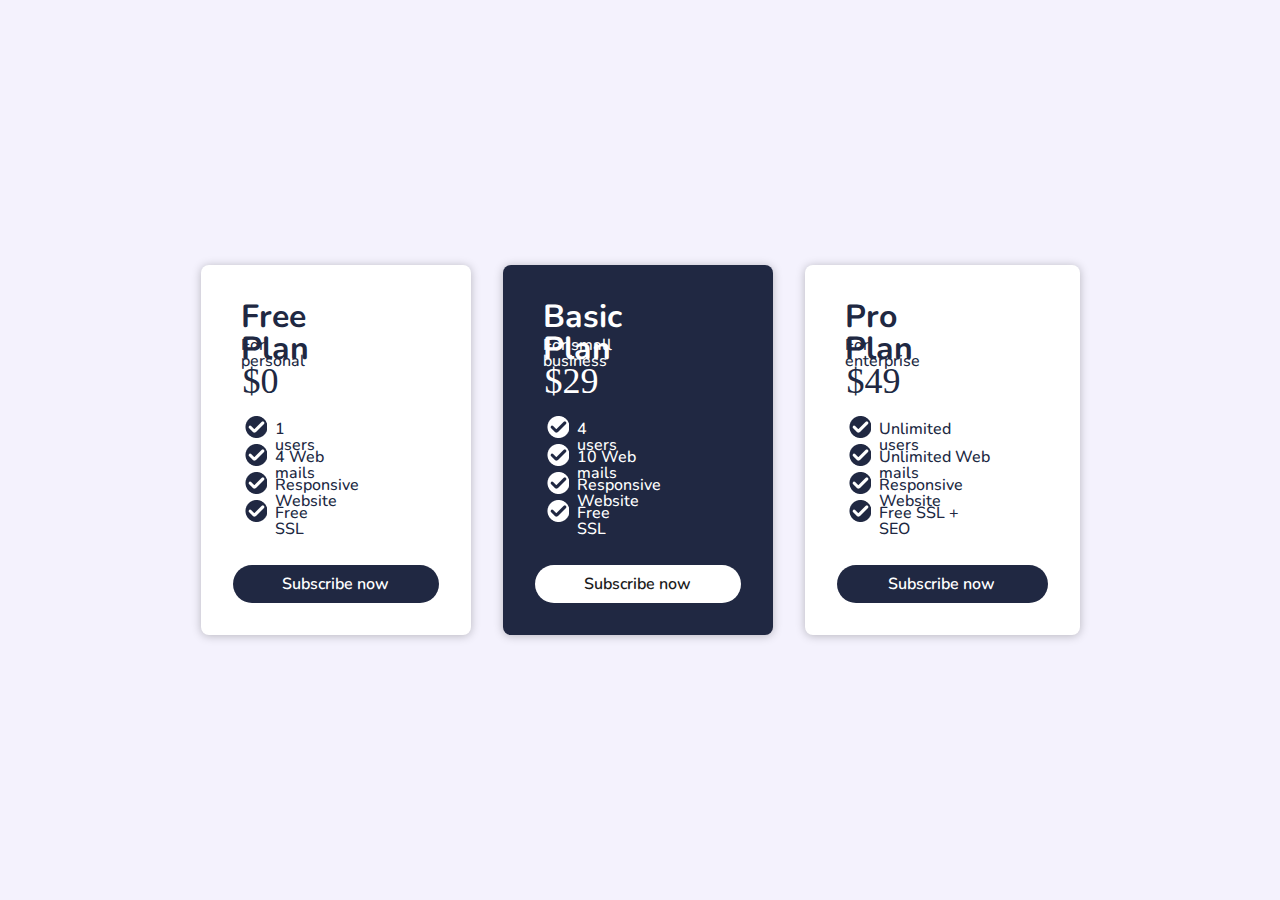
<file: Question 4/question4.html>
<!DOCTYPE html>
<html lang="en">
  <head>
    <meta charset="UTF-8" />
    <meta name="viewport" content="width=device-width, initial-scale=1.0" />
    <title>Question 4</title>
    <link rel="stylesheet" href="question4.css" />
  </head>
  <body>
    <div id="wrapper">
      <div class="container">
        <div class="pricing-card-one">
          <div class="card-details-one">
            <div class="all-details-one">
              <div class="card-header-one">
                <div class="navigation-header-one">
                  <div class="card-heading-one">
                    <div class="text-header-one">Free Plan</div>
                  </div>
                  <div class="card-text-one">
                    <div class="text-one">For personal</div>
                  </div>
                  <div class="price-one">
                    <div class="price-text-one">$0</div>
                  </div>
                </div>
              </div>
              <div class="plan-details-one">
                <div class="group-text-one">
                  <div class="left-tick-one">
                    <div class="tick-image"></div>
                  </div>
                  <div class="text-container-one">
                    <div class="one-user">1 users</div>
                  </div>
                </div>
                <div class="group-text-two">
                  <div class="left-tick-one">
                    <div class="tick-image"></div>
                  </div>
                  <div class="text-container-two">
                    <div class="four-web-mails">4 Web mails</div>
                  </div>
                </div>
                <div class="group-text-three">
                  <div class="left-tick-one">
                    <div class="tick-image"></div>
                  </div>
                  <div class="text-container-three">
                    <div class="respon">Responsive Website</div>
                  </div>
                </div>
                <div class="group-text-four">
                  <div class="left-tick-one">
                    <div class="tick-image"></div>
                  </div>
                  <div class="text-container-four">
                    <div class="ssl">Free SSL</div>
                  </div>
                </div>
              </div>
            </div>
            <div class="subscribe">
              <div class="Subscribe-now">Subscribe now</div>
            </div>
          </div>
        </div>
        <div class="pricing-card-two">
            <div class="card-details-two">
                <div class="all-details-two">
                    <div class="card-header-two">
                        <div class="navigation-header-two">
                            <div class="card-heading-two">
                                <div class="text-header-two">Basic Plan </div>
                            </div>
                            <div class="card-text-two">
                                <div class="text-two">For small business</div>
                            </div>
                            <div class="price-two">
                                <div class="price-text-two">$29</div>
                            </div>
                        </div>
                    </div>
                    <div class="plan-details-two">
                        <div class="group-text-two-one">
                            <div class="left-tick-two">
                                <div class="tick-image-blue"></div>
                            </div>
                            <div class="text-container-two-one">
                                <div class="four-user">4 users</div>
                            </div>
                        </div>

                        <div class="group-text-two-two">
                            <div class="left-tick-two">
                                <div class="tick-image-blue"></div>
                            </div>
                            <div class="text-container-two-two">
                                <div class="ten-web-mails">10 Web mails</div>
                            </div>
                        </div>

                        <div class="group-text-two-three">
                            <div class="left-tick-two">
                                <div class="tick-image-blue"></div>
                            </div>
                            <div class="text-container-two-three">
                                <div class="rasponsive">Responsive Website</div>
                            </div>
                        </div>

                        <div class="group-text-two-four">
                            <div class="left-tick-two">
                                <div class="tick-image-blue"></div>
                            </div>
                            <div class="text-container-two-four">
                                <div class="free-ssl">Free SSL</div>
                            </div>
                        </div>

                    </div>
                </div>
                <div class="subscribe-two">
                    <div class="Subscribe-now-two">Subscribe now</div>
                </div>
            </div>
        </div>
        <div class="pricing-card-three">
          <div class="card-details-three">
            <div class="all-details--three">
              <div class="card-header-three">
                <div class="navigation-header-three">
                  <div class="card-heading-three">
                    <div class="text-header-three">Pro Plan </div>
                  </div>
                  <div class="card-text-three">
                    <div class="text-three">For enterprise</div>
                  </div>
                  <div class="price-three">
                    <div class="price-text-three">$49</div>
                  </div>
                </div>
              </div>
              <div class="plan-details-three">
                <div class="group-text-three-one">
                  <div class="left-tick-one">
                    <div class="tick-image"></div>
                  </div>
                  <div class="text-container-three-one">
                    <div class="unlimited-user">Unlimited users</div>
                  </div>
                </div>
                <div class="group-text-three-two">
                  <div class="left-tick-one">
                    <div class="tick-image"></div>
                  </div>
                  <div class="text-container-three-two">
                    <div class="unlimited-webmails">Unlimited Web mails</div>
                  </div>
                </div>
                <div class="group-text-three-three">
                  <div class="left-tick-one">
                    <div class="tick-image"></div>
                  </div>
                  <div class="text-container-three-three">
                    <div class="responsive-website">Responsive Website</div>
                  </div>
                </div>
                <div class="group-text-three-four">
                  <div class="left-tick-one">
                    <div class="tick-image"></div>
                  </div>
                  <div class="text-container-three-four">
                    <div class="free-ssl-seo">Free SSL + SEO</div>
                  </div>
                </div>
              </div>
            </div>
            <div class="subscribe">
              <div class="Subscribe-now">Subscribe now</div>
            </div>
          </div>
        </div>
      </div>
    </div>
  </body>
</html>
</file>
<file: Question 4/question4.css>
@import url("https://fonts.googleapis.com/css2?family=Montserrat:ital,wght@0,100..900;1,100..900&family=Nunito:ital,wght@0,200..1000;1,200..1000&family=Oswald:wght@200..700&display=swap");

* {
  padding: 0;
  margin: 0;
  box-sizing: border-box;
}

#wrapper {
  display: flex;
  justify-content: center;
  align-items: center;
  height: 100vh;
  width: 100vw;
  background: #f4f2fd;
}

.container {
  display: flex;
  width: Fixed (962px) px;
  height: Hug (427px) px;
  top: 25px;
  left: -8px;
  padding: 32px 48px 32px 48px;
  gap: 32px;
  opacity: 0px;
}

.pricing-card-one {
  display: flex;
  flex-direction: column;
  width: Fixed (262px) px;
  height: Fixed (363px) px;
  padding: 32px;
  gap: 32px;
  border-radius: 8px;
  opacity: 0px;
  background: #ffffff;
  box-shadow: 0px 1px 10px 0px #00000040;
}

.card-details-one {
  display: flex;
  flex-direction: column;
  width: Hug (198px) px;
  height: Hug (306px) px;
  gap: 32px;
  opacity: 0px;
}
.all-details-one {
  display: flex;
  flex-direction: column;
  width: Hug (198px) px;
  height: Hug (236px) px;
  gap: 16px;
  opacity: 0px;
}
.card-header-one {
  display: flex;
  flex-direction: column;
  width: Fill (198px) px;
  height: Hug (108px) px;
  gap: 16px;
  opacity: 0px;
}
.navigation-header-one {
  display: flex;
  flex-direction: column;
  width: Hug (157px) px;
  height: Hug (56px) px;
  gap: 0px;
  opacity: 0px;
}

.card-heading-one {
  display: flex;
  flex-direction: column;
  width: Hug (157px) px;
  height: Hug (40px) px;
  padding: 4px 8px 4px 8px;
  gap: 10px;
  opacity: 0px;
}
.text-header-one {
  width: 141px;
  height: 32px;
  gap: 0px;
  opacity: 0px;
  font-family: Nunito;
  font-size: 32px;
  font-weight: 700;
  line-height: 32px;
  text-align: left;
  color: #202842;
}
.card-text-one {
  display: flex;
  flex-direction: column;
  width: Hug (107px) px;
  height: Hug (16px) px;
  padding: 0px 8px 0px 8px;
  gap: 10px;
  opacity: 0px;
}

.text-one {
  width: 91px;
  height: 16px;
  gap: 0px;
  opacity: 0px;
  font-family: Nunito;
  font-size: 16px;
  font-weight: 500;
  line-height: 16px;
  text-align: left;
  color: #202842;
}

.price-one {
  display: flex;
  flex-direction: column;
  width: Hug (58px) px;
  height: Hug (36px) px;
  padding: 0px 8px 0px 8px;
  gap: 10px;
  opacity: 0px;
  position: relative;
  top: 10px;
  left: 2px;
}

.price-text-one {
  width: 42px;
  height: 36px;
  gap: 0px;
  opacity: 0px;
  font-family: Sans Serif Collection;
  font-size: 36px;
  font-weight: 400;
  line-height: 36px;
  text-align: left;
  color: #202842;
}

.plan-details-one {
  display: flex;
  flex-direction: column;
  width: Hug (198px) px;
  height: Hug (112px) px;
  padding: 8px;
  gap: 0px;
  opacity: 0px;
}

.group-text-one {
  width: 95px;
  height: 28px;
  gap: 0px;
  opacity: 0px;
  display: flex;
}
.left-tick-one {
  display: flex;
  width: Hug (30px) px;
  height: Hug (28px) px;
  left: 8px;
  padding: 3px 4px 3px 4px;
  gap: 10px;
  opacity: 0px;
}
.tick-image {
  width: 22px;
  height: 22px;
  gap: 0px;
  opacity: 0px;
  background: url("check-mark\ 1.png");
  background-size: cover;
}
.text-container-one {
  width: Hug (65px) px;
  height: Hug (28px) px;
  left: 38px;
  padding: 8px 8px 4px 4px;
  gap: 10px;
  opacity: 0px;
}

.one-user {
  width: 53px;
  height: 16px;
  gap: 0px;
  opacity: 0px;
  font-family: Nunito;
  font-size: 16px;
  font-weight: 500;
  line-height: 16px;
  text-align: left;
  color: #202842;
}
.group-text-two {
  width: 134px;
  height: 28px;
  gap: 0px;
  opacity: 0px;
  display: flex;
}
.four-web-mails {
  width: 92px;
  height: 16px;
  gap: 0px;
  opacity: 0px;
  font-family: Nunito;
  font-size: 16px;
  font-weight: 500;
  line-height: 16px;
  text-align: left;
  color: #202842;
}
.group-text-three {
  width: 190px;
  height: 28px;
  gap: 0px;
  opacity: 0px;
  display: flex;
}

.text-container-three {
  width: Hug (160px) px;
  height: Hug (28px) px;
  top: 56px;
  left: 38px;
  padding: 8px 8px 4px 4px;
  gap: 10px;
  opacity: 0px;
}
.respon {
  width: 148px;
  height: 16px;
  gap: 0px;
  opacity: 0px;
  font-family: Nunito;
  font-size: 16px;
  font-weight: 500;
  line-height: 16px;
  text-align: left;
  color: #202842;
}
.text-container-two {
  width: Hug (104px) px;
  height: Hug (28px) px;
  top: 28px;
  left: 38px;
  padding: 8px 8px 4px 4px;
  gap: 10px;
  opacity: 0px;
}
.group-text-four {
  width: 107px;
  height: 28px;
  gap: 0px;
  opacity: 0px;
  display: flex;
}
.text-container-four {
  width: Hug (77px) px;
  height: Hug (28px) px;
  top: 84px;
  left: 38px;
  padding: 8px 8px 4px 4px;
  gap: 10px;
  opacity: 0px;
}
.ssl {
  width: 65px;
  height: 16px;
  gap: 0px;
  opacity: 0px;
  font-family: Nunito;
  font-size: 16px;
  font-weight: 500;
  line-height: 16px;
  text-align: left;
  color: #202842;
}

.subscribe {
  display: flex;
  justify-content: center;
  align-items: center;
  width: Hug (156px) px;
  height: Hug (38px) px;
  padding: 8px 24px 8px 24px;
  gap: 10px;
  border-radius: 50px;
  opacity: 0px;
  background: #202842;
}
.Subscribe-now {
  width: 108px;
  height: 22px;
  gap: 0px;
  opacity: 0px;
  font-family: Nunito;
  font-size: 16px;
  font-weight: 600;
  line-height: 22px;
  text-align: left;
  color: #ffffff;
}

.subscribe:hover{
  cursor: pointer;
}

.pricing-card-two {
  display: flex;
  flex-direction: column;
  width: Fixed (262px) px;
  height: Fixed (363px) px;
  padding: 32px;
  gap: 32px;
  border-radius: 8px;
  opacity: 0px;
  background: #202842;
  box-shadow: 0px 1px 10px 0px #00000040;
}
.card-details-two {
  display: flex;
  flex-direction: column;
  width: Hug (198px) px;
  height: Hug (306px) px;
  gap: 32px;
  opacity: 0px;
}
.all-details-two {
  display: flex;
  flex-direction: column;
  width: Hug (198px) px;
  height: Hug (236px) px;
  gap: 16px;
  opacity: 0px;
}

.card-header-two {
  display: flex;
  flex-direction: column;
  width: Fill (198px) px;
  height: Hug (108px) px;
  gap: 16px;
  opacity: 0px;
}

.navigation-header-two {
  width: Hug (171px) px;
  height: Hug (56px) px;
  gap: 0px;
  opacity: 0px;
}

.card-heading-two {
  display: flex;
  flex-direction: column;
  width: Hug (171px) px;
  height: Hug (40px) px;
  padding: 4px 8px 4px 8px;
  gap: 10px;
  opacity: 0px;
}

.text-header-two {
  width: 155px;
  height: 32px;
  gap: 0px;
  opacity: 0px;
  font-family: Nunito;
  font-size: 32px;
  font-weight: 700;
  line-height: 32px;
  text-align: left;
  color: #ffffff;
}

.card-text-two {
  width: Hug (151px) px;
  height: Hug (16px) px;
  padding: 0px 8px 0px 8px;
  gap: 10px;
  opacity: 0px;
}

.text-two {
  width: 135px;
  height: 16px;
  gap: 0px;
  opacity: 0px;
  font-family: Nunito;
  font-size: 16px;
  font-weight: 500;
  line-height: 16px;
  text-align: left;
  color: #ffffff;
}

.price-two {
  width: Hug (78px) px;
  height: Hug (36px) px;
  padding: 0px 8px 0px 8px;
  gap: 10px;
  opacity: 0px;
  position: relative;
  top: 10px;
  left: 2px;
}

.price-text-two {
  width: 62px;
  height: 36px;
  gap: 0px;
  opacity: 0px;
  font-family: Sans Serif Collection;
  font-size: 36px;
  font-weight: 400;
  line-height: 36px;
  text-align: left;
  color: #ffffff;
}

.plan-details-two {
  width: Hug (198px) px;
  height: Hug (112px) px;
  padding: 8px;
  gap: 0px;
  opacity: 0px;
}

.group-text-two-one {
  display: flex;
  width: 95px;
  height: 28px;
  gap: 0px;
  opacity: 0px;
}

.left-tick-two {
  width: Hug (30px) px;
  height: Hug (28px) px;
  left: 8px;
  padding: 3px 4px 3px 4px;
  gap: 10px;
  opacity: 0px;
}

.tick-image-blue {
  width: 22px;
  height: 22px;
  gap: 0px;
  opacity: 0px;
  background: url("check-mark\ 2.png");
  background-size: cover;
}

.text-container-two-one {
  width: Hug (65px) px;
  height: Hug (28px) px;
  left: 38px;
  padding: 8px 8px 4px 4px;
  gap: 10px;
  opacity: 0px;
}

.four-user {
  width: 53px;
  height: 16px;
  gap: 0px;
  opacity: 0px;
  font-family: Nunito;
  font-size: 16px;
  font-weight: 500;
  line-height: 16px;
  text-align: left;
  color: #ffffff;
}

.group-text-two-two {
  display: flex;
  width: 143px;
  height: 28px;
  gap: 0px;
  opacity: 0px;
}

.text-container-two-two {
  width: Hug (113px) px;
  height: Hug (28px) px;
  top: 28px;
  left: 38px;
  padding: 8px 8px 4px 4px;
  gap: 10px;
  opacity: 0px;
}

.ten-web-mails {
  width: 101px;
  height: 16px;
  gap: 0px;
  opacity: 0px;
  font-family: Nunito;
  font-size: 16px;
  font-weight: 500;
  line-height: 16px;
  text-align: left;
  color: #ffffff;
}

.group-text-two-three {
  display: flex;
  width: 190px;
  height: 28px;
  gap: 0px;
  opacity: 0px;
}

.text-container-two-three {
  width: Hug (160px) px;
  height: Hug (28px) px;
  top: 56px;
  left: 38px;
  padding: 8px 8px 4px 4px;
  gap: 10px;
  opacity: 0px;
}

.rasponsive {
  width: 148px;
  height: 16px;
  gap: 0px;
  opacity: 0px;
  font-family: Nunito;
  font-size: 16px;
  font-weight: 500;
  line-height: 16px;
  text-align: left;
  color: #ffffff;
}

.group-text-two-four {
  display: flex;
  width: 107px;
  height: 28px;
  gap: 0px;
  opacity: 0px;
}

.text-container-two-four {
  width: Hug (77px) px;
  height: Hug (28px) px;
  top: 84px;
  left: 38px;
  padding: 8px 8px 4px 4px;
  gap: 10px;
  opacity: 0px;
}

.free-ssl {
  width: 65px;
  height: 16px;
  gap: 0px;
  opacity: 0px;
  font-family: Nunito;
  font-size: 16px;
  font-weight: 500;
  line-height: 16px;
  text-align: left;
  color: #ffffff;
}

.subscribe-two {
  display: flex;
  justify-content: center;
  align-items: center;
  width: Hug (156px) px;
  height: Hug (38px) px;
  padding: 8px 24px 8px 24px;
  gap: 10px;
  border-radius: 50px;
  opacity: 0px;
  background: #ffffff;
}

.Subscribe-now-two {
  width: 108px;
  height: 22px;
  gap: 0px;
  opacity: 0px;
  font-family: Nunito;
  font-size: 16px;
  font-weight: 600;
  line-height: 22px;
  text-align: left;
  color: #1c1c1c;
}

.subscribe-two:hover{
  cursor: pointer;
}

.pricing-card-three {
  display: flex;
  flex-direction: column;
  width: Fixed (263px) px;
  height: Fixed (361px) px;
  padding: 32px;
  gap: 32px;
  border-radius: 8px;
  opacity: 0px;
  background: #ffffff;
  box-shadow: 0px 1px 10px 0px #00000040;
}
.card-details-three {
  display: flex;
  flex-direction: column;
  width: Hug (203px) px;
  height: Hug (306px) px;
  gap: 32px;
  opacity: 0px;
}

.all-details--three {
  display: flex;
  flex-direction: column;
  width: Hug (203px) px;
  height: Hug (236px) px;
  gap: 16px;
  opacity: 0px;
}
.card-header-three {
  display: flex;
  flex-direction: column;
  width: Fill (203px) px;
  height: Hug (108px) px;
  gap: 16px;
  opacity: 0px;
}

.navigation-header-three {
  width: Hug (144px) px;
  height: Hug (56px) px;
  gap: 0px;
  opacity: 0px;
}

.card-heading-three {
  display: flex;
  flex-direction: column;
  width: Hug (144px) px;
  height: Hug (40px) px;
  padding: 4px 8px 4px 8px;
  gap: 10px;
  opacity: 0px;
}

.text-header-three {
  width: 128px;
  height: 32px;
  gap: 0px;
  opacity: 0px;
  font-family: Nunito;
  font-size: 32px;
  font-weight: 700;
  line-height: 32px;
  text-align: left;
  color: #202842;
}

.card-text-three {
  display: flex;
  flex-direction: column;
  width: Hug (117px) px;
  height: Hug (16px) px;
  padding: 0px 8px 0px 8px;
  gap: 10px;
  opacity: 0px;
}

.text-three {
  width: 101px;
  height: 16px;
  gap: 0px;
  opacity: 0px;
  font-family: Nunito;
  font-size: 16px;
  font-weight: 500;
  line-height: 16px;
  text-align: left;
  color: #202842;
}

.price-three {
  display: flex;
  flex-direction: column;
  width: Hug (78px) px;
  height: Hug (36px) px;
  padding: 0px 8px 0px 8px;
  gap: 10px;
  opacity: 0px;
  position: relative;
  top: 10px;
  left: 2px;
}

.price-text-three {
  width: 62px;
  height: 36px;
  gap: 0px;
  opacity: 0px;
  font-family: Sans Serif Collection;
  font-size: 36px;
  font-weight: 400;
  line-height: 36px;
  text-align: left;
  color: #202842;
}

.plan-details-three {
  width: Hug (203px) px;
  height: Hug (112px) px;
  padding: 8px;
  gap: 0px;
  opacity: 0px;
}

.group-text-three-one {
  display: flex;
  width: 156px;
  height: 28px;
  gap: 0px;
  opacity: 0px;
}

.text-container-three-one {
  display: flex;
  flex-direction: column;
  width: Hug (126px) px;
  height: Hug (28px) px;
  left: 38px;
  padding: 8px 8px 4px 4px;
  gap: 10px;
  opacity: 0px;
}

.unlimited-user {
  width: 114px;
  height: 16px;
  gap: 0px;
  opacity: 0px;
  font-family: Nunito;
  font-size: 16px;
  font-weight: 500;
  line-height: 16px;
  text-align: left;
  color: #202842;
}

.group-text-three-two {
  display: flex;
  width: 195px;
  height: 28px;
  gap: 0px;
  opacity: 0px;
}

.text-container-three-two {
  display: flex;
  flex-direction: column;
  width: Hug (165px) px;
  height: Hug (28px) px;
  top: 28px;
  left: 38px;
  padding: 8px 8px 4px 4px;
  gap: 10px;
  opacity: 0px;
}

.unlimited-webmails {
  width: 153px;
  height: 16px;
  gap: 0px;
  opacity: 0px;
  font-family: Nunito;
  font-size: 16px;
  font-weight: 500;
  line-height: 16px;
  text-align: left;
  color: #202842;
}

.group-text-three-three {
  display: flex;
  width: 190px;
  height: 28px;
  gap: 0px;
  opacity: 0px;
}

.text-container-three-three {
  display: flex;
  flex-direction: column;
  width: Hug (160px) px;
  height: Hug (28px) px;
  top: 56px;
  left: 38px;
  padding: 8px 8px 4px 4px;
  gap: 10px;
  opacity: 0px;
}

.responsive-website {
  width: 148px;
  height: 16px;
  gap: 0px;
  opacity: 0px;
  font-family: Nunito;
  font-size: 16px;
  font-weight: 500;
  line-height: 16px;
  text-align: left;
  color: #202842;
}

.group-text-three-four {
  display: flex;
  width: 156px;
  height: 28px;
  gap: 0px;
  opacity: 0px;
}

.text-container-three-four {
  display: flex;
  flex-direction: column;
  width: Hug (126px) px;
  height: Hug (28px) px;
  top: 84px;
  left: 38px;
  padding: 8px 8px 4px 4px;
  gap: 10px;
  opacity: 0px;
}

.free-ssl-seo {
  width: 114px;
  height: 16px;
  gap: 0px;
  opacity: 0px;
  font-family: Nunito;
  font-size: 16px;
  font-weight: 500;
  line-height: 16px;
  text-align: left;
  color: #202842;
}
</file>
